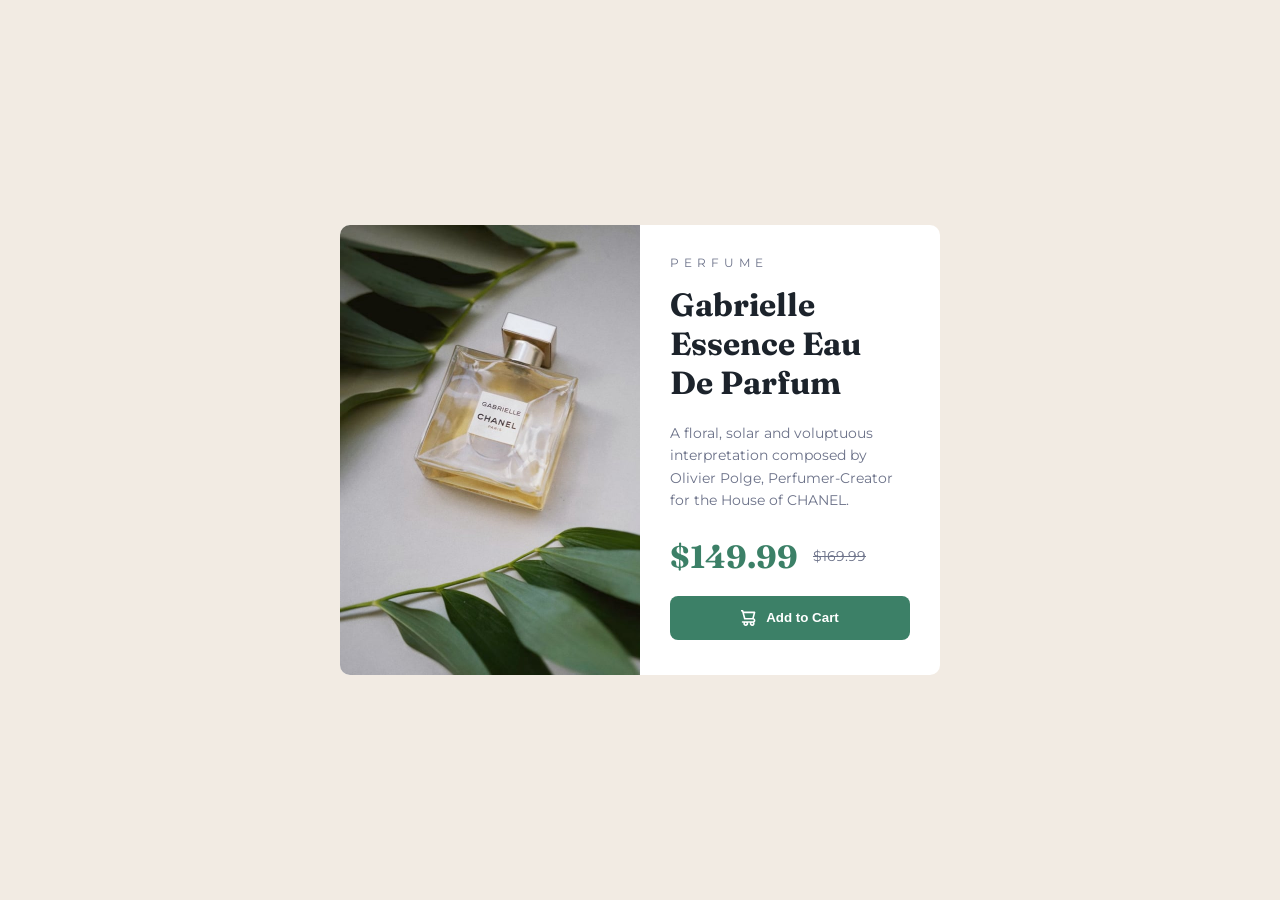
<file: index.html>
<!DOCTYPE html>
<html lang="en">
<head>
  <meta charset="UTF-8">
  <meta name="viewport" content="width=device-width, initial-scale=1.0">

  <link href="https://fonts.googleapis.com/css2?family=Montserrat:wght@400;500;700&family=Fraunces:wght@700&display=swap" rel="stylesheet">

  <link rel="stylesheet" href="ProductPreviewStyle.css">

  <title>Product Card</title>
</head>
<body>

  <div class="card">
    
    <div class="card-image">
      <img src="image-product-desktop.jpg" alt="Product image">
    </div>

    <div class="card-content">
      <p class="category">Perfume</p>

      <h1 class="title">
        Gabrielle Essence Eau De Parfum
      </h1>

      <p class="description">
        A floral, solar and voluptuous interpretation composed by Olivier Polge,
        Perfumer-Creator for the House of CHANEL.
      </p>

      <div class="price">
        <span class="current">$149.99</span>
        <span class="old">$169.99</span>
      </div>

      <button class="btn">
        <img src="icon-cart.svg" alt="">
        Add to Cart
      </button>
    </div>

  </div>

</body>
</html>
</file>
<file: ProductPreviewStyle.css>
* {
  margin: 0;
  padding: 0;
  box-sizing: border-box;
}

body {
  font-family: 'Montserrat', sans-serif;
  background: #f2ebe3;

  display: flex;
  justify-content: center;
  align-items: center;
  height: 100vh;
}

.card {
  display: flex;
  max-width: 600px;
  width: 100%;
  border-radius: 10px;
  overflow: hidden;
  background: white;
}

.card-image {
  width: 50%;
}

.card-image img {
  width: 100%;
  height: 100%;
  object-fit: cover;
  display: block;
}

.card-content {
  width: 50%;
  padding: 30px;
}

.category {
  letter-spacing: 5px;
  text-transform: uppercase;
  font-size: 12px;
  color: #6c7289;
  margin-bottom: 15px;
}

.title {
  font-family: 'Fraunces', serif;
  font-size: 32px;
  color: #1c232b;
  margin-bottom: 20px;
}

.description {
  font-size: 14px;
  color: #6c7289;
  line-height: 1.6;
  margin-bottom: 25px;
}

.price {
  display: flex;
  align-items: center;
  gap: 15px;
  margin-bottom: 20px;
}

.current {
  font-family: 'Fraunces', serif;
  font-size: 32px;
  color: #3c8067;
  font-weight: 700;
}

.old {
  text-decoration: line-through;
  color: #6c7289;
  font-size: 14px;
}

.btn {
  width: 100%;
  padding: 14px;
  background: #3c8067;
  color: white;
  border: none;
  border-radius: 8px;
  cursor: pointer;

  display: flex;
  justify-content: center;
  align-items: center;
  gap: 10px;

  font-weight: 700;
}

.btn:hover {
  background: #2f6b56;
}

@media (max-width: 600px) {
  .card {
    flex-direction: column;
    max-width: 350px;
  }

  .card-image {
    width: 100%;
    height: 240px; 
  }

  .card-content {
    width: 100%;
    padding: 25px;
  }
}
</file>
